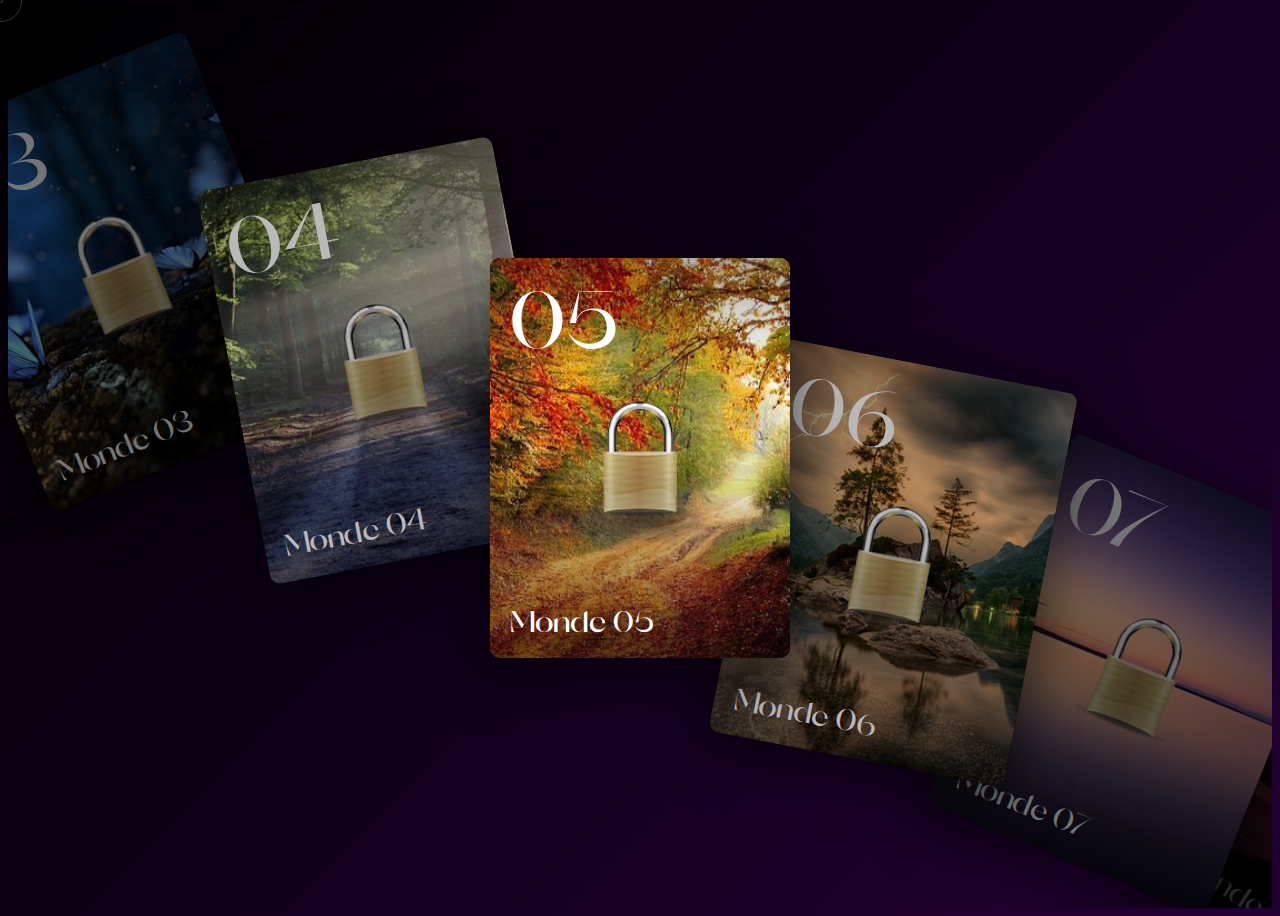
<file: index.html>
<!DOCTYPE html>
<html lang="en">
<head>
	<meta charset="UTF-8">
	<meta http-equiv="X-UA-Compatible" content="IE=edge">
	<meta name="viewport" content="width=device-width, initial-scale=1.0">
	<link rel="stylesheet" href="./css/fizzBuzzMenuMonde.css">
	<title>Document</title>
</head>
<body>

<div class="carousel">
	<div class="carousel-item">
		<div class="carousel-box">
			<div class="title">Training</div>
			<div class="num">00</div>
			<a>
				<img id="imageMonde00" src="./image/lesDixMondes/00.jpg" />
			</a>
		</div>
	</div>
	<div class="carousel-item">
		<div class="carousel-box" id="un">
			<div class="title">Monde 01</div>
			<div class="num">01</div>
				<!-- <img id="imageMonde01" src="./image/lesDixMondes/01.jpg" /> -->
		</div>
	</div>

	<div class="carousel-item">
		<div class="carousel-box" id="deux">
			<div class="title">Monde 02</div>
			<div class="num">02</div>
			<!-- <img src="./image/lesDixMondes/02.png" /> -->
		</div>
	</div>

	<div class="carousel-item">
		<div class="carousel-box" id="trois">
			<div class="title">Monde 03</div>
			<div class="num">03</div>
			<!-- <img src="./image/lesDixMondes/03.png"/> -->
		</div>
	</div>

	<div class="carousel-item">
		<div class="carousel-box" id="quatre">
			<div class="title">Monde 04</div>
			<div class="num">04</div>
			<!-- <img src="./image/lesDixMondes/04.png" /> -->
		</div>
	</div>

	<div class="carousel-item">
		<div class="carousel-box" id="cinq">
			<div class="title">Monde 05</div>
			<div class="num">05</div>
			<!-- <img src="./image/lesDixMondes/05.png" /> -->
		</div>
	</div>

	<div class="carousel-item">
		<div class="carousel-box" id="six">
			<div class="title">Monde 06</div>
			<div class="num">06</div>
			<!-- <img src="./image/lesDixMondes/06.png" /> -->
		</div>
	</div>

	<div class="carousel-item">
		<div class="carousel-box" id="sept">
			<div class="title">Monde 07</div>
			<div class="num">07</div>
			<!-- <img src="./image/lesDixMondes/07.png" /> -->
		</div>
	</div>

	<div class="carousel-item">
		<div class="carousel-box" id="huit">
			<div class="title">Monde 08</div>
			<div class="num">08</div>
			<!-- <img src="./image/lesDixMondes/08.png" /> -->
		</div>
	</div>

	<div class="carousel-item">
		<div class="carousel-box" id="neuf">
			<div class="title">Monde 09</div>
			<div class="num">09</div>
			<!-- <img src="./image/lesDixMondes/09.png" /> -->
		</div>
	</div>
	<div class="carousel-item">
		<div class="carousel-box" id="dix">
			<div class="title">Monde 10</div>
			<div class="num">10</div>
			<!-- <img src="./image/lesDixMondes/10.png" /> -->
		</div>
	</div>
</div>



<div class="cursor"></div>
<div class="cursor cursor2"></div>
<script src="./asset/fizzBuzzMenuMonde.js"></script>
</body>
</html>
</file>
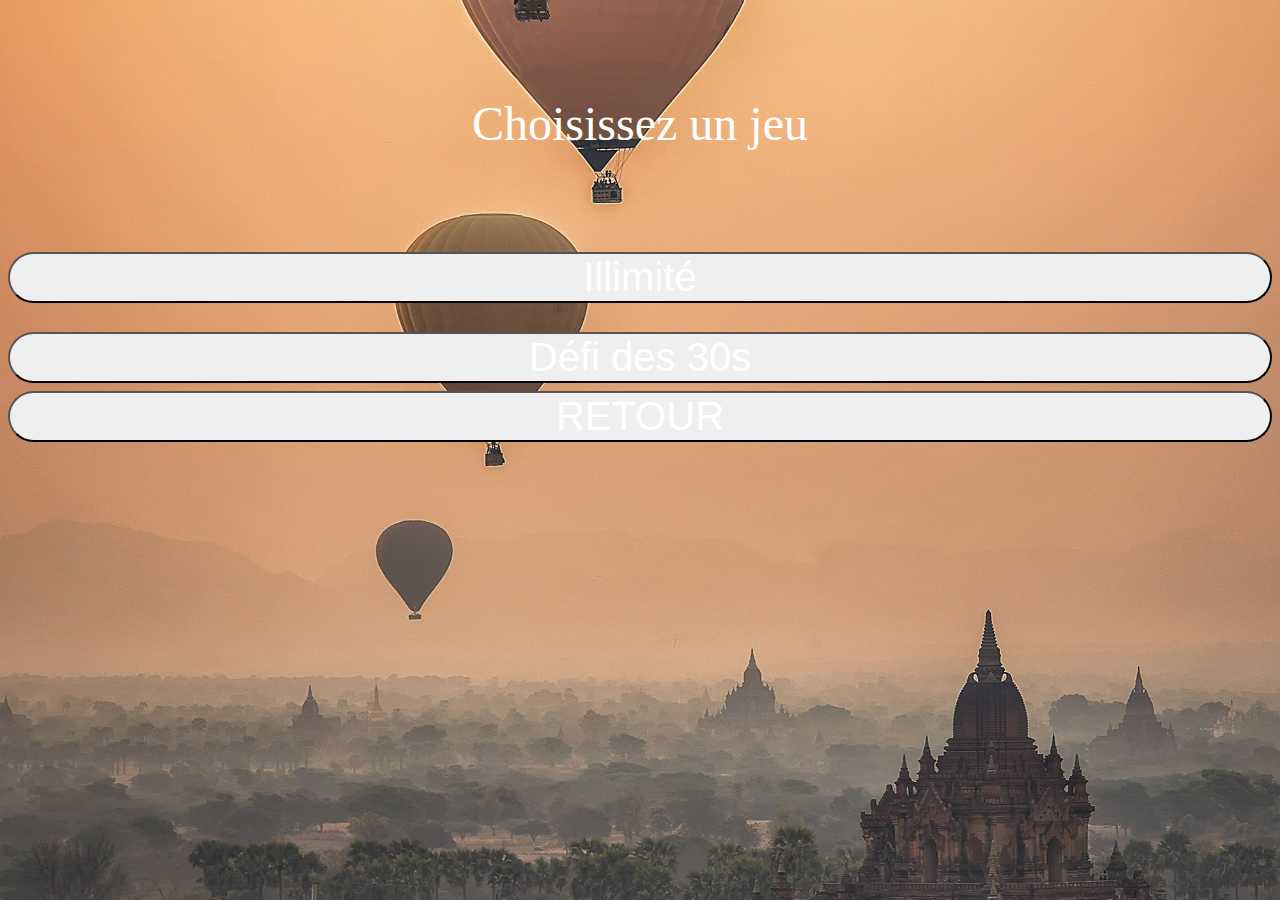
<file: html/choixDuJeu.html>
<!DOCTYPE html>
<html lang="en">
<head>
    <meta charset="UTF-8">
    <meta http-equiv="X-UA-Compatible" content="IE=edge">
    <meta name="viewport" content="width=device-width, initial-scale=1.0">
    <link href="https://cdn.jsdelivr.net/npm/bootstrap@5.3.0-alpha3/dist/css/bootstrap.min.css" rel="stylesheet" integrity="sha384-KK94CHFLLe+nY2dmCWGMq91rCGa5gtU4mk92HdvYe+M/SXH301p5ILy+dN9+nJOZ" crossorigin="anonymous">
    <link rel="stylesheet" href="../css/styleChoixDuJeu.css">
    <title>Document</title>
</head>
<body>
    <div class="container0">
        Choisissez un jeu
    </div>
    <div class="container1">
        <div id="lien">
            <button type="button" class="btn btn-outline-secondary bouton" onclick="valider2()">
                <a>
                Illimité
                </a>
            </button>
        </div>
        <div id="lien">
            <button type="button1" class="btn btn-outline-secondary bouton" onclick="valider3()">
                <a>
                Défi des 30s
                </a>
            </button>
        </div>
    </div>
    <div class="container2">
        <div id="lien">
            <button type="button1" class="btn btn-outline-secondary bouton">
                <a href="./menuTraining.html">
                    RETOUR
                </a>
            </button>
        </div>
    </div>

    <script src="https://cdn.jsdelivr.net/npm/bootstrap@5.3.0-alpha3/dist/js/bootstrap.bundle.min.js" integrity="sha384-ENjdO4Dr2bkBIFxQpeoTz1HIcje39Wm4jDKdf19U8gI4ddQ3GYNS7NTKfAdVQSZe" crossorigin="anonymous"></script>
    <script src="../asset/choixDuJeu.js"></script>
</body>
</html>
</file>
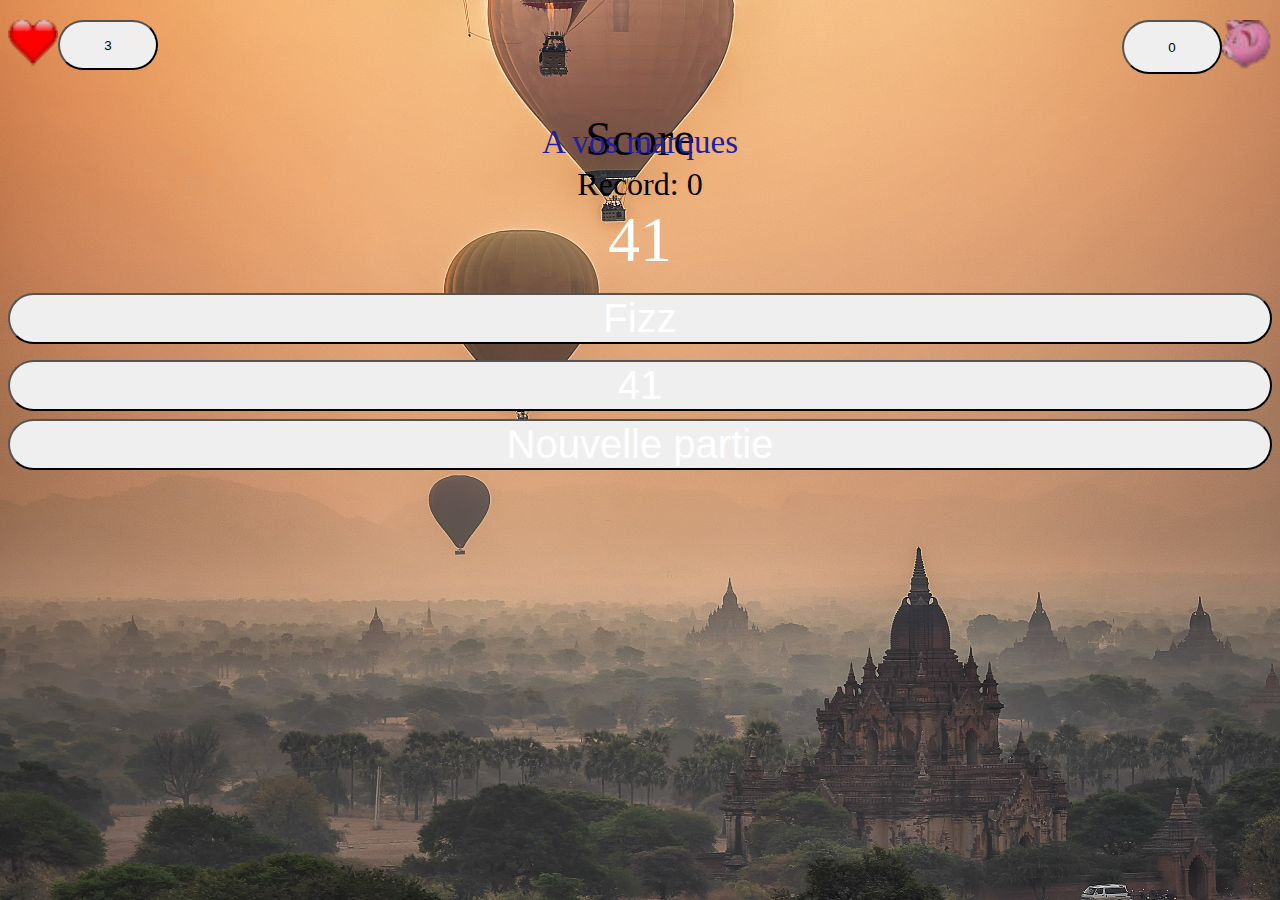
<file: html/fizzBuzzChronoUnDiviseur.html>
<!DOCTYPE html>
<html lang="en">
<head>
    <meta charset="UTF-8">
    <meta http-equiv="X-UA-Compatible" content="IE=edge">
    <meta name="viewport" content="width=device-width, initial-scale=1.0">
    <link href="https://cdn.jsdelivr.net/npm/bootstrap@5.3.0-alpha3/dist/css/bootstrap.min.css" rel="stylesheet" integrity="sha384-KK94CHFLLe+nY2dmCWGMq91rCGa5gtU4mk92HdvYe+M/SXH301p5ILy+dN9+nJOZ" crossorigin="anonymous">
    <link rel="stylesheet" href="../css/styleFizzBuzzChrono.css">
    <title>Fizz-Buzz</title>
</head>
<body>
    <header>
        <div class="vies">
            <div id="vie3"><img id="Heart3" src="../image/heart.png" alt=""></div>
            <button id="cptVies" class="btn btn-outline-secondary bouton"></button>
        </div>
        <div class="coin">
            <button id="coins" class="btn btn-outline-secondary bouton"></button>
            <div id="coins"><img src="../image/bankRose.png" alt=""></div>
        </div>
        
    </header>
        
        <div id="tempo"></div> 

    <div id="resultat">Score</div>
    <div class="centrer"><div id="record">Record:</div></div> 
            
            <div class="container2">
                <div class="centrer">
                    <div id="nbr"></div>
                </div>
                <div id="lien">
                    <button type="button" class="btn btn-outline-secondary bouton" onclick="fizzBuzz('Fizz')">
                        <a>
                            Fizz
                        </a>
                    </button>
                </div>
            
                <div id="lien">
                    <button type="button" class="btn btn-outline-secondary bouton" onclick="fizzBuzz('Ni l\'un ni l\'autre')">
                        <a id="azerty">
                            
                        </a>
                    </button>
                </div>                                          
            </div>
            <div class="container3">
                
                <div id="lien">
                    <button type="button1" class="btn btn-outline-secondary bouton">
                        <a href="./menuTraining.html">
                            Nouvelle partie
                        </a>
                    </button>
                </div>
            </div>    
    
    
            
    <script src="https://cdn.jsdelivr.net/npm/bootstrap@5.3.0-alpha3/dist/js/bootstrap.bundle.min.js" integrity="sha384-ENjdO4Dr2bkBIFxQpeoTz1HIcje39Wm4jDKdf19U8gI4ddQ3GYNS7NTKfAdVQSZe" crossorigin="anonymous"></script>
    <script src="../asset/fizzBuzzChrono.js"></script>
</body>
</html>
</file>
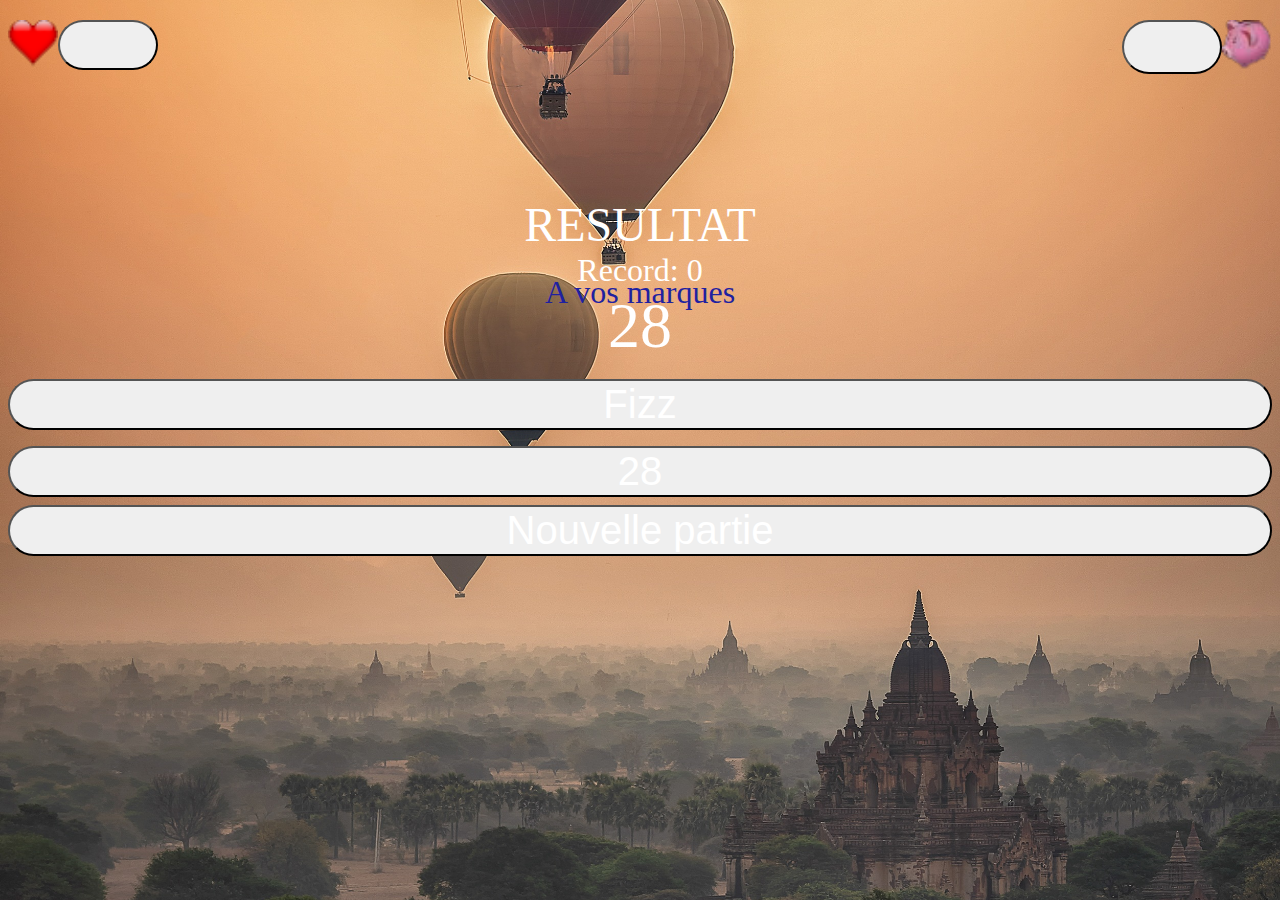
<file: html/fizzBuzzUnDiviseur.html>
<!DOCTYPE html>
<html lang="en">
<head>
    <meta charset="UTF-8">
    <meta http-equiv="X-UA-Compatible" content="IE=edge">
    <meta name="viewport" content="width=device-width, initial-scale=1.0">
    <link href="https://cdn.jsdelivr.net/npm/bootstrap@5.3.0-alpha3/dist/css/bootstrap.min.css" rel="stylesheet" integrity="sha384-KK94CHFLLe+nY2dmCWGMq91rCGa5gtU4mk92HdvYe+M/SXH301p5ILy+dN9+nJOZ" crossorigin="anonymous">
    <link rel="stylesheet" href="../css/styleFizzBuzz.css">
    <title>Fizz-Buzz</title>
</head>
<body>

    <header>
        <div class="vies">
            <div id="vie3"><img id="Heart3" src="../image/heart.png" alt=""></div>
            <button id="cptVies" class="btn btn-outline-secondary bouton"></button>
        </div>
        <div class="coin">
            <button id="coins" class="btn btn-outline-secondary bouton"></button>
            <div id="coins"><img src="../image/bankRose.png" alt=""></div>
        </div>
        
    </header>

    <div id="tempo"></div>


    <div id="resultat">RESULTAT</div>
    <div class="centrer"><div id="record">Record:</div></div> 

    
            <!-- affichage du nbre aléatoire -->
            
            <div class="container2">
                <div class="centrer">
                    <div id="nbr"></div>
                </div>
                
                <div id="lien">
                    <button type="button" class="btn btn-outline-secondary bouton" onclick="fizzBuzz('Fizz')">
                        <a>
                            Fizz
                        </a>
                    </button>
                </div>

                <div id="lien">
                    <button type="button" class="btn btn-outline-secondary bouton" onclick="fizzBuzz('Ni l\'un ni l\'autre')">
                        <a id="azerty">
                            
                        </a>
                    </button>
                </div>                                          
            </div>
            <div class="container3">
                
                <div id="lien">
                    <button type="button1" class="btn btn-outline-secondary bouton">
                        <a href="./menuTraining.html">
                            Nouvelle partie
                        </a>
                    </button>
                </div>
            </div>    
    
    <script src="https://cdn.jsdelivr.net/npm/bootstrap@5.3.0-alpha3/dist/js/bootstrap.bundle.min.js" integrity="sha384-ENjdO4Dr2bkBIFxQpeoTz1HIcje39Wm4jDKdf19U8gI4ddQ3GYNS7NTKfAdVQSZe" crossorigin="anonymous"></script>
    <script src="../asset/fizzBuzz.js"></script>
</body>
</html>
</file>
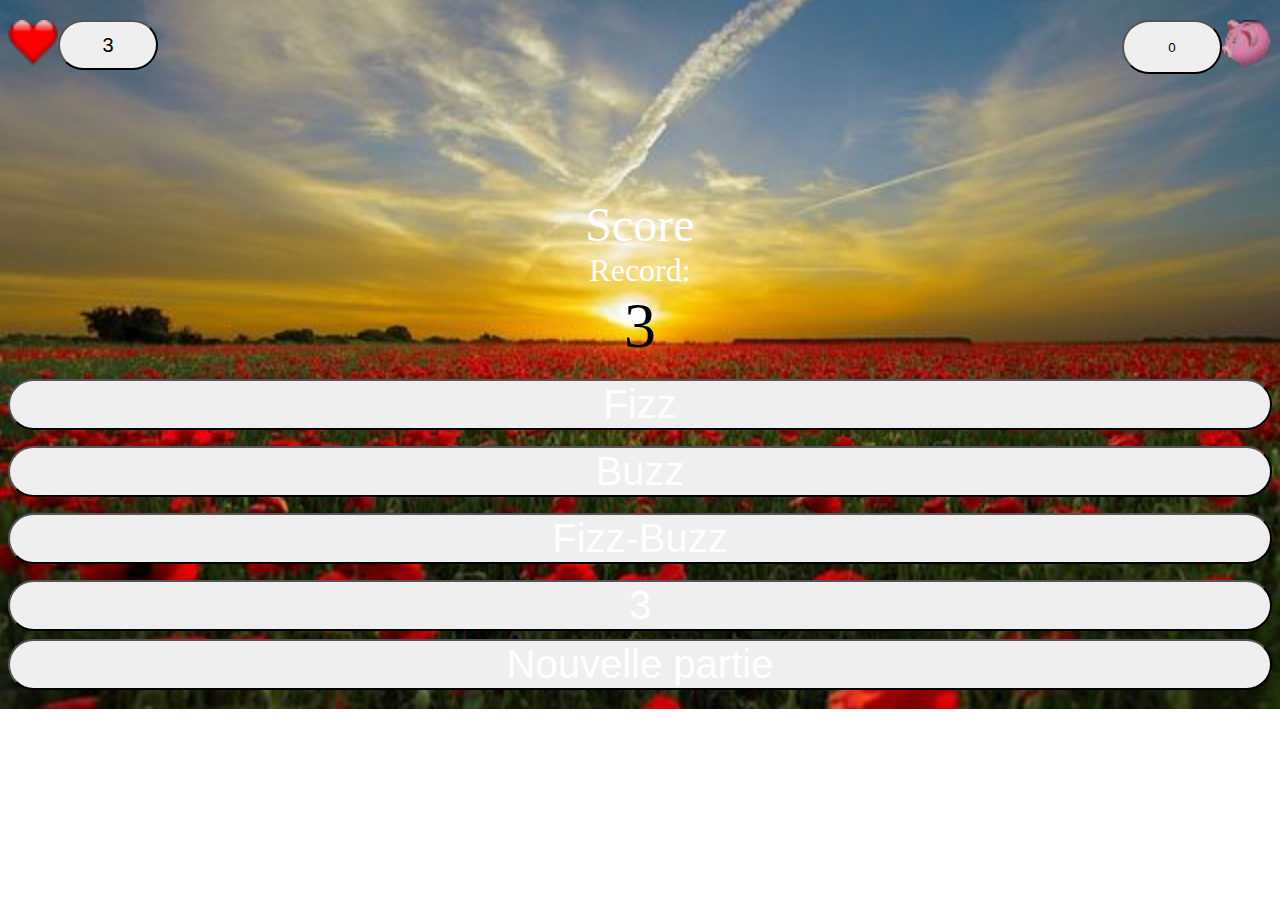
<file: html/menuMonde01.html>
<!DOCTYPE html>
<html lang="en">
<head>
    <meta charset="UTF-8">
    <meta http-equiv="X-UA-Compatible" content="IE=edge">
    <meta name="viewport" content="width=device-width, initial-scale=1.0">
    <link href="https://cdn.jsdelivr.net/npm/bootstrap@5.3.0-alpha3/dist/css/bootstrap.min.css" rel="stylesheet" integrity="sha384-KK94CHFLLe+nY2dmCWGMq91rCGa5gtU4mk92HdvYe+M/SXH301p5ILy+dN9+nJOZ" crossorigin="anonymous">
    <link rel="stylesheet" href="../css/styleFizzBuzzChronoMonde01.css">
    <title>Document</title>
</head>
<body>
    
    <header>
        <div class="vies">
            <div id="vie3"><img id="Heart3" src="../image/heart.png" alt=""></div>
            <button id="cptVies" class="btn btn-outline-secondary bouton"></button>
        </div>
        
         

        <div class="coin">
            <button id="coins" class="btn btn-outline-secondary bouton"></button>
            <div id="coins"><img src="../image/bankRose.png" alt=""></div>
        </div>
    
    </header>
    <div id="tempo"></div>
    

    <div class="objectifs">
        <div id="fizz"></div>
        <div id="buzz"></div>
        <div id="fb"></div>
    </div>
   
    <div id="resultat">Score</div>
    <div class="centrer"><div id="record">Record:</div></div> 
   
            <div class="container2">
                <div class="centrer">
                    <div id="nbr"></div>
                </div>
                <div id="lien">
                    <button type="button" class="btn btn-outline-secondary bouton" onclick="fizzBuzz('Fizz')">
                        <a>
                            Fizz
                        </a>
                    </button>
                </div>
                
                <div id="lien">
                    <button type="button1" class="btn btn-outline-secondary bouton" onclick="fizzBuzz('Buzz')">
                        <a>
                        Buzz
                        </a>
                    </button>
                </div>
            
        
                <div id="lien">
                    <button type="button" class="btn btn-outline-secondary bouton" onclick="fizzBuzz('Fizz-Buzz')">
                        <a>
                        Fizz-Buzz
                        </a>
                    </button>
                </div>
            
                <div id="lien">
                    <button type="button" class="btn btn-outline-secondary bouton" onclick="fizzBuzz('Ni l\'un ni l\'autre')">
                        <a id="azerty">
                            
                        </a>
                    </button>
                </div>                                          
            </div>
            <div class="container3">
                
                <div id="lien">
                    <button type="button1" class="btn btn-outline-secondary bouton">
                        <a href="../index.html">
                            Nouvelle partie
                        </a>
                    </button>
                </div>
            </div>    
            <div class="card" id="card" style="width: 18rem;">
                <img src="../image/lesDixMondes/01.jpg" class="card-img-top" alt="...">
                <div class="card-body">
                    <h1 class="card-text textcard" id="monde"></h1>
                    <h1 class="card-text textcard" id="niveau"></h1> 
                    <h6 class="card-title" id="title"></h6>
                  
                  <!-- <p class="card-text textcard"></p> -->
                </div>
              </div>


    <script src="https://cdn.jsdelivr.net/npm/bootstrap@5.3.0-alpha3/dist/js/bootstrap.bundle.min.js" integrity="sha384-ENjdO4Dr2bkBIFxQpeoTz1HIcje39Wm4jDKdf19U8gI4ddQ3GYNS7NTKfAdVQSZe" crossorigin="anonymous"></script>
    <script src="../asset/fizzBuzzChronoMonde01.js"></script>
</body>
</html>
</file>
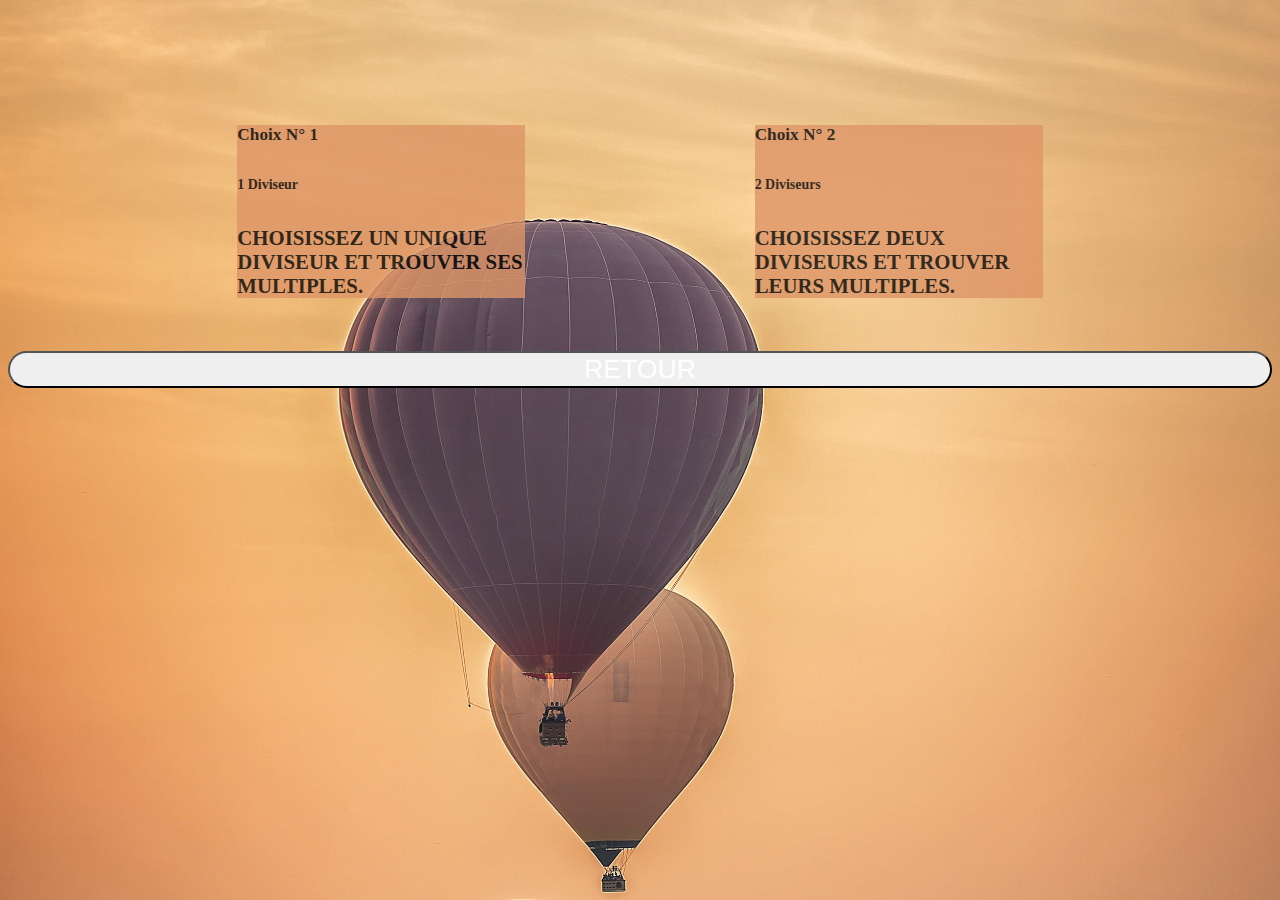
<file: html/menuTraining.html>
<!DOCTYPE html>
<html lang="en">
<head>
    <meta charset="UTF-8">
    <meta http-equiv="X-UA-Compatible" content="IE=edge">
    <meta name="viewport" content="width=device-width, initial-scale=1.0">
    <link href="https://cdn.jsdelivr.net/npm/bootstrap@5.3.0-alpha3/dist/css/bootstrap.min.css" rel="stylesheet" integrity="sha384-KK94CHFLLe+nY2dmCWGMq91rCGa5gtU4mk92HdvYe+M/SXH301p5ILy+dN9+nJOZ" crossorigin="anonymous">
    <link rel="stylesheet" href="../css/styleMenuTraining.css">
    <title>Document</title>
</head>
<body>
    <div class="container">
         
        <a href="./choixUnDiviseur.html">
          <div class="card" style="width: 18rem;">
              <div class="card-body">
                  <h5 class="card-title">Choix N° 1</h5>
                  <h6 class="card-subtitle mb-2 text-body-secondary">1 Diviseur</h6>
                  <p class="card-text TEXT">CHOISISSEZ UN UNIQUE DIVISEUR ET TROUVER SES MULTIPLES.</p>
              </div>
            </div>
        </a>
        
        <a href="./ChoixDeuxDiviseurs.html">
          <div class="card" style="width: 18rem;">
              <div class="card-body">
                  <h5 class="card-title">Choix N° 2</h5>
                  <h6 class="card-subtitle mb-2 text-body-secondary">2 Diviseurs</h6>
                  <p class="card-text TEXT">CHOISISSEZ DEUX DIVISEURS ET TROUVER LEURS MULTIPLES.</p>
              </div>
          </div>
        </a> 
    </div>
    
    <div class="container2">
        <div id="lien">
          <button type="button" class="btn btn-outline-secondary bouton">
              <a href="../index.html">
                  RETOUR
              </a>
          </button>
        </div>
    </div>
    <script src="https://cdn.jsdelivr.net/npm/bootstrap@5.3.0-alpha3/dist/js/bootstrap.bundle.min.js" integrity="sha384-ENjdO4Dr2bkBIFxQpeoTz1HIcje39Wm4jDKdf19U8gI4ddQ3GYNS7NTKfAdVQSZe" crossorigin="anonymous"></script>


</body>
</html>
</file>
<file: css/fizzBuzzMenuMonde.css>
body {
  overflow: hidden;
  font-family: 'Roboto', serif;
  background: linear-gradient(135deg, black, #220033);
}

.carousel {
  position: relative;
  z-index: 1;
  height: 100vh;
  overflow: hidden;
  pointer-events: none;
}

.carousel-item {
  --items: 11;
  --width: clamp(150px, 30vw,  300px);
  --height: clamp(200px, 40vw,  400px);
  --x: calc(var(--active) * 800%);
  --y: calc(var(--active) * 200%);
  --rot: calc(var(--active) * 120deg);
  --opacity: calc(var(--zIndex) / var(--items) * 3 - 2);
  overflow: hidden;
  position: absolute;
  z-index: var(--zIndex);
  width: var(--width);
  height: var(--height);
  margin: calc(var(--height) * -0.5) 0 0 calc(var(--width) * -0.5);
  border-radius: 10px;
  top: 50%;
  left: 50%;
  user-select: none;
  transform-origin: 0% 100%;
  box-shadow: 0 10px 50px 10px rgba(0, 0, 0, .5);
  background: black;
  pointer-events: all;
  transform:  translate(var(--x), var(--y)) rotate(var(--rot)) ;
  transition: transform .8s cubic-bezier(0, 0.02, 0, 1);
}
  .carousel-box {
    position: absolute;
    z-index: 1;
    top: 0;
    left: 0;
    width: 100%;
    height: 100%;
    transition: opacity .8s cubic-bezier(0, 0.02, 0, 1);
    opacity: var(--opacity);
    font-family: 'Orelo-sw-db', serif;

    &:before {
      content: '';
      position: absolute;
      z-index: 1;
      top: 0;
      left: 0;
      width: 100%;
      height: 100%;
      background: linear-gradient(to bottom, rgba(0, 0, 0, .3), rgba(0, 0, 0, 0) 30%, rgba(0, 0, 0, 0) 50%, rgba(0, 0, 0, .5));
    }
  }

  .title {
    position: absolute;
    z-index: 1;
    color: #fff;
    bottom: 20px;
    left: 20px;
    transition: opacity .8s cubic-bezier(0, 0.02, 0, 1);
    font-size: clamp(20px, 3vw, 30px);
    text-shadow: 0 4px 4px rgba(0, 0, 0, .1);
  }

  .num {
    position: absolute;
    z-index: 1;
    color: #fff;
    top: 10px;
    left: 20px;
    transition: opacity .8s cubic-bezier(0, 0.02, 0, 1);
    font-size: clamp(20px, 10vw, 80px);
  }

  img {
    width: 100%;
    height: 100%;
    object-fit: cover;
    pointer-events: none;
  }


.layout {
  position: absolute;
  z-index: 0;
  top: 0;
  left: 0;
  width: 100%;
  height: 100%;
  pointer-events: none;

  &:before {
    content: '';
    position: absolute;
    z-index: 1;
    top: 0;
    left: 90px;
    width: 10px;
    height: 100%;
    border: 1px solid #fff;
    border-top: none;
    border-bottom: none;
    opacity: .15;
  }

  .box {
    position: absolute;
    bottom: 0;
    left: 30px;
    color: #fff;
    transform-origin: 0% 10%;
    transform: rotate(-90deg);
    font-size: 9px;
    line-height: 1.4;
    text-transform: uppercase;
    opacity: .4;
  }
}

.logo {
  position: absolute;
  z-index: 2;
  top: 28px;
  right: 28px;
  width: 30px;
  height: 30px;
  background: #fff;
  border-radius: 50%;
  opacity: .5;
  display: flex;
  justify-content: center;
  align-items: center;
  font-family: 'Orelo-sw-db', serif;
  pointer-events: all;
  color: black;
  text-decoration: none;
  font-size: 20px;
  overflow: hidden;
  padding-bottom: .1em;
}

.social {
  position: absolute;
  z-index: 10;
  bottom: 20px;
  right: 25px;
  color: #fff;
  opacity: .4;
}
  a {
    display: inline-block;
    margin-left: 3px;
    height: 100%;
  }

  svg {
    --fill: #fff;
    width: 35px;
    height: 35px;
  }


.cursor {
  position: fixed;
  z-index: 10;
  top: 0;
  left: 0;
  --size: 40px;
  width: var(--size);
  height: var(--size);
  border-radius: 50%;
  border: 1px solid rgba(255, 255, 255, .2);
  margin: calc(var(--size) * -0.5) 0 0 calc(var(--size) * -0.5);
  transition: transform .85s cubic-bezier(0, 0.02, 0, 1);
  display: none;
  pointer-events: none;
  
  @media (pointer: fine) {
    display: block;
  }
}

.cursor2 {
  --size: 2px;
  transition-duration: .7s;
}













































































































































































































@font-face {
  font-family: 'Orelo-sw-db';
  src: url([data-uri]) format('truetype');
  font-weight: inherit;
  font-style: inherit;
}
</file>
<file: css/styleChoixDuJeu.css>
.bouton:hover{
    background-color: rgb(222, 149, 103);
}
#lien{
    margin-top: 0.5em;
    text-align: center;
}
#lien button{
    border-radius: 40px;
}
#lien .bouton{
    border-radius: 40px;
    width:100%;
}

@media (min-width:768px){

    body{
        background-image : url(../image/lesDixMondes/00.jpg);
        background-position: center;
        background-repeat: no-repeat;
        background-size:125%;
    }
    

    .container1{
        margin-top: 2em;
        font-size: 3em;
        color: white;
        text-align: center;
    }
    #lien button a{
        text-decoration: none;
        font-size: 3em;
        color: white;
    }
    .container0{
        margin-top: 2em;
        font-size: 3em;
        color: white;
        text-align: center;
    }
}
@media (min-width:501px) and (max-width:767px){
    body{
        background-image : url(../image/lesDixMondes/00.jpg);
        background-position: top;     
        background-repeat: no-repeat;
        background-size: 120%;
    }
    .container1{
        margin-top: 2em;
        font-size: 2em;
        color: white;
        text-align: center;
    }
    #lien button a{
        text-decoration: none;
        font-size: 2em;
        color: white;
    }
    .container0{
        margin-top: 2em;
        font-size: 2em;
        color: white;
        text-align: center;
    }
    .container2{
        margin-top: 5em;
    }
}
@media (max-width:500px){
    body{
        background-image : url(../image/lesDixMondes/00.jpg);
        background-position: top;
        background-repeat: no-repeat;
        background-size:125%;
    }

    .container1{
        margin-top: 2em;
        font-size: 2em;
        color: white;
        text-align: center;
    }
    #lien button a{
        text-decoration: none;
        font-size: 2em;
        color: white;
    }
    .container0{
        margin-top: 5em;
        font-size: 2em;
        color: white;
        text-align: center;
    }
    .container2{
        margin-top: 10em;
    }
}
</file>
<file: css/styleFizzBuzzChrono.css>
header, .coin{
    display: flex;
    justify-content: space-between;
}
.coin{
    display: flex;
    justify-content:center;
    margin-top: 0.75em;
}
.bouton:hover{
    background-color: rgb(222, 149, 103);
}

#lien{
    margin-top: 0.5em;
    text-align: center;
}
#lien button{
    border-radius: 40px;
}
#lien .bouton{
    border-radius: 40px;
    width:100%;
}
img{
    width: 50px;
}




@media (min-width:768px){
    body{
        background-image : url(../image/lesDixMondes/00.jpg);
        background-position: center;     
        background-repeat: no-repeat;
        background-size: cover;
    }
    .vies{
        position: relative;
        top: 0px;
        left: 0px;
        height: 50px;
        margin-top: 0.75em;
        display: flex;
    }
    .coin{
        margin-top: 0.75em;
    }

    #lien button a{
        text-decoration: none;
        font-size: 3em;
        color: white;
    }

.container1{
    display: flex;
    justify-content: center;
    margin-top: 1em;
    font-size: 2em;
    text-align: center;
}
.container2{
    color: white;
    font-size: 2em;
    text-align: center;
}
.centrer{
    font-size: 2em;
    text-align: center;
}
#btn{
    width: 8em;
    font-size: 1.3em;
    text-align: center;
}
#resultat{
    color: rgb(4, 4, 4);
    text-align: center;
    font-size: 3em;
}

#record{
    color: rgb(0, 0, 0);
    text-align: center;
    font-size: 1em;
}

#tempo{
    position: relative;
    top: 50px;
    left: 0px;
    color: rgb(31, 33, 160);
    text-align: center;
}

.bouton{
    border-radius: 40px;
    width: 100px;
    text-align: center;
}

}
@media (min-width:501px) and (max-width:767px){
    body{
        background-image : url(../image/lesDixMondes/00.jpg);
        background-position: top;     
        background-repeat: no-repeat;
        background-size: cover;
    }
    .vies{
        position: relative;
        top: 0px;
        left: 0px;
        height: 50px;
        margin-top: 0.75em;
        display: flex;
    }
    .bouton{
        border-radius: 40px;
        width: 100px;
        text-align: center;
    }
    .coin{
        margin-top: 0.75em;
    }
    #lien button a{
        text-decoration: none;
        font-size: 2em;
        color: white;
    }
    .container2{
        margin-top: 2em;
        color: white;
        font-size: 2em;
        text-align: center;
    }
    .centrer{
        font-size: 2em;
        text-align: center;
    }
    
    #resultat{
        color: rgb(0, 0, 0);
        text-align: center;
        font-size: 2em;
    }
    #tempo{
        position: relative;
        top: 200px;
        left: 0px;
        height: 75px;
        color: rgb(31, 33, 160);
        text-align: center;
    }
    #record{
        color: rgb(0, 0, 0);
        text-align: center;
        font-size: 1.3em;
    }
    .container3{
        margin-top: 6em;
    }
    .bouton{
        border-radius: 40px;
    }
}
@media (max-width:500px){
    body{
        background-image : url(../image/lesDixMondes/00.jpg);
        background-position: top;     
        background-repeat: no-repeat;
        background-size: 150%;
    }
    .vies{
        position: relative;
        top: 0px;
        left: 0px;
        height: 50px;
        margin-top: 0.75em;
        display: flex;
    }
    .coin{
        margin-top: 0.75em;
    }
    #lien button a{
        text-decoration: none;
        font-size: 2em;
        color: white;
    }
    .container2{
        color: white;
        font-size: 2em;
        text-align: center;
    }
    .centrer{
        font-size: 2em;
        text-align: center;
    }
    
    #resultat{
        color: rgb(0, 0, 0);
        text-align: center;
        font-size: 2em;
    }
    #tempo{
        position: relative;
        top: 200px;
        left: 0px;
        height: 75px;
        color: rgb(31, 33, 160);
        text-align: center;
    }
    #record{
        color: rgb(0, 0, 0);
        text-align: center;
        font-size: 1.3em;
    }
    .container3{
        margin-top: 2em;
    }
    .container2{
        color: white;
        font-size: 2em;
        text-align: center;
    }
    .bouton{
        border-radius: 40px;
        width: 100px;
        text-align: center;
    }
}
</file>
<file: css/styleFizzBuzz.css>
header, .coin{
    display: flex;
    justify-content: space-between;
}
.bouton:hover{
    background-color: rgb(222, 149, 103);
}
body{
    background-image : url(../image/lesDixMondes/00.jpg);
    background-position: center;     
    background-repeat: no-repeat;
    background-size: cover;
}

#lien{
    margin-top: 0.5em;
    text-align: center;
}
#lien button{
    border-radius: 40px;
}
#lien .bouton{
    border-radius: 40px;
    width:100%;
}
@media (min-width:768px){
    #lien button a{
        text-decoration: none;
        font-size: 3em;
        color: white;
    }


.container1{
    display: flex;
    justify-content: center;
    margin-top: 1em;
    font-size: 2em;
    text-align: center;
}
.container2{
    color: white;
    font-size: 2em;
    text-align: center;
}
.centrer{
    font-size: 2em;
    text-align: center;
}
#btn{
    width: 8em;
    font-size: 1.3em;
    text-align: center;
}
#resultat{
    margin-top: 1em;
    color: white;
    text-align: center;
    font-size: 3em;
}
#tempo{
    position: relative;
    top: 200px;
    left: 0px;
    height: 75px;
    color: rgb(31, 33, 160);
    text-align: center;
}
#record{
    color: white;
    text-align: center;
    font-size: 1em;
}

.vies{
    position: relative;
    top: 0px;
    left: 0px;
    height: 50px;
    margin-top: 0.75em;
    display: flex;
}
.bouton{
    border-radius: 40px;
    width: 100px;
    text-align: center;
}
.coin{
    margin-top: 0.75em;
}
img{
    width: 50px;
}
}
@media (max-width:767px){
    body{
        background-image : url(../image/lesDixMondes/00.jpg);
        background-position: center;     
        background-repeat: no-repeat;
        background-size: cover;
    }
    #lien button a{
        text-decoration: none;
        font-size: 2em;
        color: white;
    }
    .container2{
        color: white;
        font-size: 2em;
        text-align: center;
    }
    .centrer{
        font-size: 2em;
        text-align: center;
    }
    
    #resultat{
        color: white;
        text-align: center;
        font-size: 2em;
    }
    #tempo{
        position: relative;
        top: 0px;
        left: 0px;
        height: 75px;
        color: rgb(31, 33, 160);
        text-align: center;
    }
    #record{
        color: white;
        text-align: center;
        font-size: 1.3em;
    }
    .container3{
        margin-top: 3em;
        margin-bottom: 15em;
    }
    
    .vies{
        position: relative;
        top: 0px;
        left: 0px;
        height: 50px;
        margin-top: 0.75em;
        display: flex;
    }
    .bouton{
        border-radius: 40px;
        width: 100px;
        text-align: center;
    }
    .coin{
        margin-top: 0.75em;
    }

    img{
        width: 50px;
    }


    }
</file>
<file: css/styleFizzBuzzChronoMonde01.css>
.textcard{
    font-size: 20px;
}
header, .coin{
    display: flex;
    justify-content: space-between;
}
.objectifs{
    display: flex;
    justify-content: space-evenly;
}
.coin{
    display: flex;
    justify-content:center;
    margin-top: 0.75em;
}
.bouton:hover{
    background-color: rgb(222, 149, 103);
}

#lien{
    margin-top: 0.5em;
    text-align: center;
}
#lien button{
    border-radius: 40px;
}
#lien .bouton{
    border-radius: 40px;
    width:100%;
}
img{
    width: 50px;
}

#cptVies{
    color: black;
    font-size: 20px;
}


@media (min-width:768px){
    body{
        background-image : url(../image/lesDixMondes/01.jpg);
        background-position: center;     
        background-repeat: no-repeat;
        background-size: cover;
    }
    .vies{
        position: relative;
        top: 0px;
        left: 0px;
        height: 50px;
        margin-top: 0.75em;
        display: flex;
    }
    .coin{
        margin-top: 0.75em;
    }

    #lien button a{
        text-decoration: none;
        font-size: 3em;
        color: white;
    }

.container1{
    display: flex;
    justify-content: center;
    margin-top: 1em;
    font-size: 2em;
    text-align: center;
}
.container2{
    color: white;
    font-size: 2em;
    text-align: center;
}
.centrer{
    font-size: 2em;
    text-align: center;
}
#btn{
    width: 8em;
    font-size: 1.3em;
    text-align: center;
}
#resultat{
    margin-top: 1em;
    color: white;
    text-align: center;
    font-size: 3em;
}

#record{
    color: white;
    text-align: center;
    font-size: 1em;
}

#tempo{
    position: relative;
    top: 200px;
    left: 0px;
    height: 75px;
    color: rgb(31, 33, 160);
    text-align: center;
}

.bouton{
    border-radius: 40px;
    width: 100px;
    text-align: center;
}

}
@media (min-width:501px) and (max-width:767px){
    body{
        background-image : url(../image/lesDixMondes/01.jpg);
        background-position: top;     
        background-repeat: no-repeat;
        background-size: cover;
    }
    .vies{
        position: relative;
        top: 0px;
        left: 0px;
        height: 50px;
        margin-top: 0.75em;
        display: flex;
    }
    .bouton{
        border-radius: 40px;
        width: 100px;
        text-align: center;
    }
    .coin{
        margin-top: 0.75em;
    }
    #lien button a{
        text-decoration: none;
        font-size: 2em;
        color: white;
    }
    .container2{
        color: white;
        font-size: 2em;
        text-align: center;
    }
    .centrer{
        font-size: 2em;
        text-align: center;
    }
    
    
    #resultat{
        color: rgb(0, 0, 0);
        text-align: center;
        font-size: 2em;
    }
    #tempo{
        position: relative;
        top: 200px;
        left: 0px;
        height: 75px;
        color: rgb(31, 33, 160);
        text-align: center;
    }
    #record{
        color: rgb(0, 0, 0);
        text-align: center;
        font-size: 1.3em;
    }
    .container3{
        margin-top: 6em;
    }
    .bouton{
        border-radius: 40px;
    }
}
@media (max-width:500px){
    body{
        background-image : url(../image/lesDixMondes/01.jpg);
        background-position: top;     
        background-repeat: no-repeat;
        background-size: cover;
    }
    .vies{
        position: relative;
        top: 0px;
        left: 0px;
        height: 50px;
        margin-top: 0.75em;
        display: flex;
    }
    .coin{
        margin-top: 0.75em;
    }
    #lien button a{
        text-decoration: none;
        font-size: 2em;
        color: white;
    }
    .container2{
        color: white;
        font-size: 2em;
        text-align: center;
    }
    .centrer{
        font-size: 2em;
        text-align: center;
    }
    
    #resultat{
        color: white;
        text-align: center;
        font-size: 2em;
    }
    #tempo{
        position: relative;
        top: 200px;
        left: 0px;
        height: 75px;
        color: rgb(31, 33, 160);
        text-align: center;
    }
    #record{
        color: white;
        text-align: center;
        font-size: 1.3em;
    }
    .container3{
        margin-top: 2em;
    }
    .container2{
        color: white;
        font-size: 2em;
        text-align: center;
    }
    .bouton{
        border-radius: 40px;
        width: 100px;
        text-align: center;
    }
}
</file>
<file: css/styleMenuTraining.css>
body{
    background-image : url(../image/lesDixMondes/00.jpg);
    background-position: top;     
    background-repeat: no-repeat;
    background-size: cover;
}
.container{
    margin-top: 6em;
    display: flex;
    justify-content: space-evenly;
    flex-wrap: wrap;
}
.card{
    margin-top: 1em;
    opacity: 0.8
}
.card-body{
    background-color: rgb(222, 149, 103);
    color: rgb(3, 3, 3);
    font-size: 1.3em;
}
.bouton:hover{
    background-color: rgb(222, 149, 103);
}
#lien button a{
    text-decoration: none;
    color: white;
    font-size: 2em;
}
#lien{
    margin-top: 0.5em;
    text-align: center;
}
#lien button{
    border-radius: 40px;
}
#lien .bouton{
    border-radius: 40px;
    width:100%;
}
a{
    text-decoration: none;
    color: rgb(0, 0, 0);
}
.container2{
    margin-top: 2em;
}

.TEXT{
    font-weight: bold;
}
</file>
